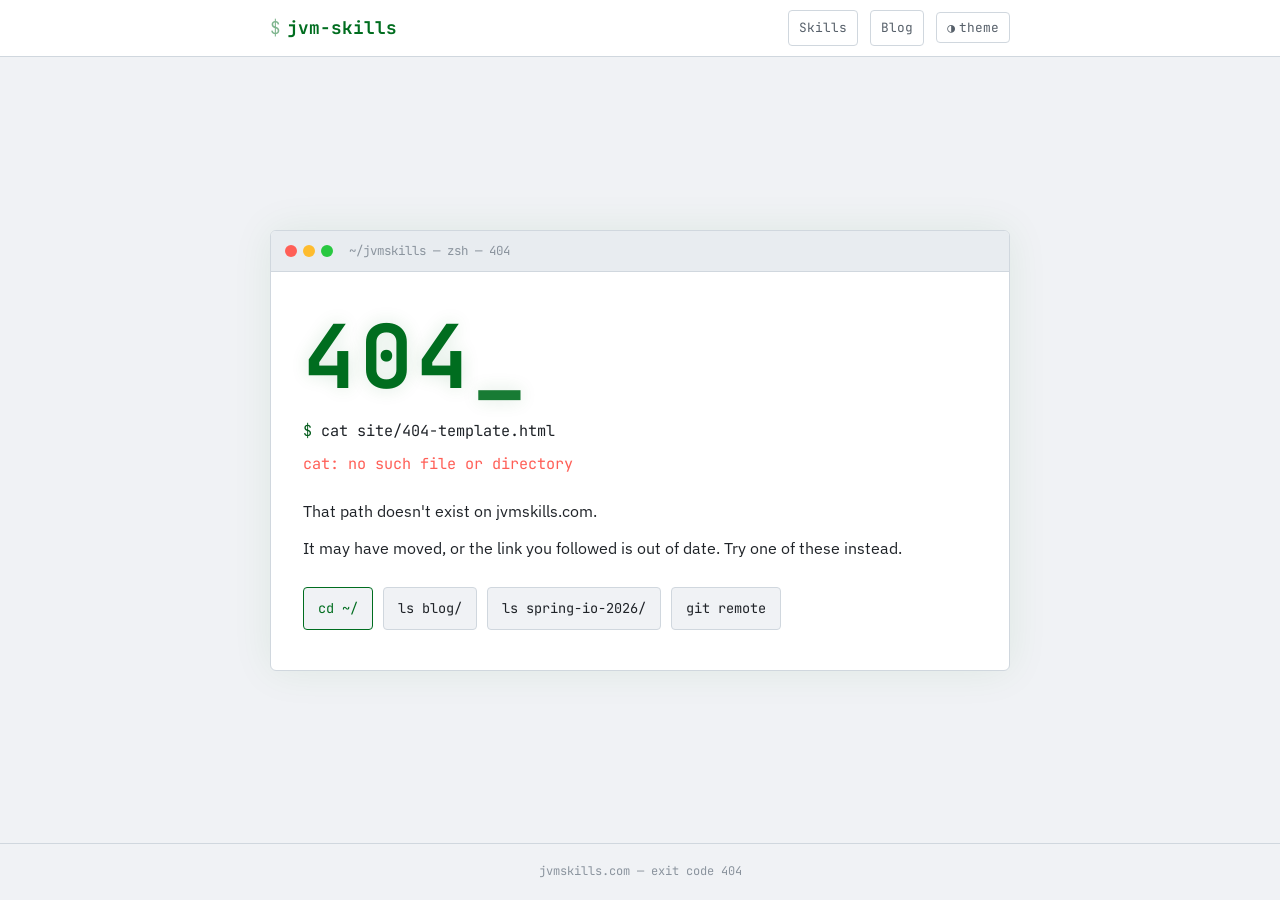
<file: site/404-template.html>
<!DOCTYPE html>
<html lang="en" data-theme="dark">
<head>
  <meta charset="UTF-8">
  <meta name="viewport" content="width=device-width, initial-scale=1.0">
  <title>404 — Not Found — jvm-skills</title>
  <meta name="description" content="The page you're looking for doesn't exist.">
  <meta name="robots" content="noindex">

  <link rel="icon" type="image/svg+xml" href="data:image/svg+xml,%3Csvg xmlns='http://www.w3.org/2000/svg' viewBox='0 0 32 32'%3E%3Crect width='32' height='32' rx='4' fill='%230d1117'/%3E%3Ctext x='4' y='23' font-family='monospace' font-size='20' font-weight='bold' fill='%2300ff41'%3E%3E_%3C/text%3E%3C/svg%3E">

  <script>
    (function() {
      var t = localStorage.getItem('jvmskills-theme');
      if (!t) t = window.matchMedia('(prefers-color-scheme: light)').matches ? 'light' : 'dark';
      document.documentElement.setAttribute('data-theme', t);
    })();
  </script>

  <link rel="preconnect" href="https://fonts.googleapis.com">
  <link rel="preconnect" href="https://fonts.gstatic.com" crossorigin>
  <link href="https://fonts.googleapis.com/css2?family=JetBrains+Mono:wght@400;500;600;700&family=IBM+Plex+Sans:wght@400;500;600&display=swap" rel="stylesheet">

  <style>
    :root {
      --font-mono: 'JetBrains Mono', 'Fira Code', 'Cascadia Code', 'SF Mono', monospace;
      --font-body: 'IBM Plex Sans', 'Segoe UI', system-ui, sans-serif;
      --green: #00ff41;
      --green-dim: #00cc33;
      --green-glow: rgba(0, 255, 65, 0.15);
      --green-glow-strong: rgba(0, 255, 65, 0.3);
      --cyan: #00d4ff;
      --red: #ff5f57;
      --yellow: #febc2e;
      --green-dot: #28c840;
      --transition-fast: 150ms ease;
      --transition-base: 250ms ease;
    }

    [data-theme="dark"] {
      --bg-primary: #0a0e14;
      --bg-secondary: #0d1117;
      --bg-card: #111820;
      --bg-titlebar: #1a2233;
      --border: #1e2d3d;
      --border-hover: #2a3f55;
      --text-primary: #c9d1d9;
      --text-secondary: #8b949e;
      --text-muted: #484f58;
      --scanline-opacity: 0.03;
    }

    [data-theme="light"] {
      --bg-primary: #f0f2f5;
      --bg-secondary: #ffffff;
      --bg-card: #ffffff;
      --bg-titlebar: #e8ecf0;
      --border: #d0d7de;
      --border-hover: #a8b3c0;
      --text-primary: #1f2328;
      --text-secondary: #57606a;
      --text-muted: #8b949e;
      --green: #006d1f;
      --green-dim: #005a19;
      --green-glow: rgba(0, 109, 31, 0.08);
      --green-glow-strong: rgba(0, 109, 31, 0.15);
      --cyan: #0369a1;
      --scanline-opacity: 0;
    }

    *, *::before, *::after { box-sizing: border-box; margin: 0; padding: 0; }
    html { -webkit-text-size-adjust: 100%; }

    body {
      font-family: var(--font-body);
      background: var(--bg-primary);
      color: var(--text-primary);
      line-height: 1.65;
      min-height: 100vh;
      transition: background var(--transition-base), color var(--transition-base);
      display: flex;
      flex-direction: column;
      position: relative;
      overflow-x: hidden;
    }

    body::after {
      content: '';
      position: fixed;
      inset: 0;
      background: repeating-linear-gradient(0deg, transparent, transparent 2px, rgba(0,0,0,var(--scanline-opacity)) 2px, rgba(0,0,0,var(--scanline-opacity)) 4px);
      pointer-events: none;
      z-index: 9999;
    }

    a { color: var(--green); text-decoration: none; transition: color var(--transition-fast); }
    a:hover { color: var(--cyan); }
    a:focus-visible { outline: 2px solid var(--green); outline-offset: 2px; border-radius: 2px; }

    .container { max-width: 780px; margin: 0 auto; padding: 0 20px; width: 100%; }

    header {
      background: var(--bg-secondary);
      border-bottom: 1px solid var(--border);
    }
    .header-inner {
      display: flex;
      align-items: center;
      justify-content: space-between;
      height: 56px;
    }
    .logo {
      font-family: var(--font-mono);
      font-size: 1.1rem;
      font-weight: 700;
      color: var(--green);
      display: flex;
      align-items: center;
      gap: 6px;
    }
    .logo .prompt-char { opacity: 0.5; font-weight: 400; }
    .header-actions { display: flex; align-items: center; gap: 12px; }
    .nav-link {
      font-family: var(--font-mono);
      font-size: 0.8rem;
      color: var(--text-secondary);
      padding: 6px 10px;
      border: 1px solid var(--border);
      border-radius: 4px;
      transition: all var(--transition-fast);
    }
    .nav-link:hover { color: var(--text-primary); border-color: var(--border-hover); background: var(--bg-card); }
    .theme-toggle {
      background: none;
      border: 1px solid var(--border);
      border-radius: 4px;
      padding: 6px 10px;
      cursor: pointer;
      font-family: var(--font-mono);
      font-size: 0.8rem;
      color: var(--text-secondary);
      transition: all var(--transition-fast);
      display: flex;
      align-items: center;
      gap: 4px;
    }
    .theme-toggle:hover { color: var(--text-primary); border-color: var(--border-hover); background: var(--bg-card); }

    main {
      flex: 1;
      display: flex;
      align-items: center;
      justify-content: center;
      padding: 60px 0;
    }

    .error-window {
      background: var(--bg-card);
      border: 1px solid var(--border);
      border-radius: 6px;
      overflow: hidden;
      box-shadow: 0 0 40px var(--green-glow);
    }
    .titlebar {
      display: flex;
      align-items: center;
      gap: 8px;
      padding: 10px 14px;
      background: var(--bg-titlebar);
      border-bottom: 1px solid var(--border);
    }
    .titlebar .dots {
      display: flex;
      gap: 6px;
    }
    .titlebar .dots span {
      width: 12px;
      height: 12px;
      border-radius: 50%;
      display: inline-block;
    }
    .titlebar .dots span:nth-child(1) { background: var(--red); }
    .titlebar .dots span:nth-child(2) { background: var(--yellow); }
    .titlebar .dots span:nth-child(3) { background: var(--green-dot); }
    .titlebar .path {
      font-family: var(--font-mono);
      font-size: 0.78rem;
      color: var(--text-muted);
      margin-left: 8px;
    }

    .window-body { padding: 40px 32px; font-family: var(--font-mono); }

    .error-code {
      font-size: clamp(3.2rem, 10vw, 5.5rem);
      font-weight: 700;
      color: var(--green);
      letter-spacing: 0.04em;
      line-height: 1;
      text-shadow: 0 0 18px var(--green-glow-strong);
      margin-bottom: 18px;
    }
    .error-code .caret { animation: blink 1.1s steps(2) infinite; opacity: 0.9; }
    @keyframes blink { 50% { opacity: 0; } }

    .error-line {
      font-size: 0.95rem;
      color: var(--text-secondary);
      margin-bottom: 8px;
    }
    .error-line .prompt { color: var(--green-dim); }
    .error-line .cmd { color: var(--text-primary); }
    .error-line.err { color: var(--red); }

    .error-body {
      margin: 22px 0 26px;
      font-family: var(--font-body);
      color: var(--text-primary);
    }
    .error-body p + p { margin-top: 10px; }
    .error-body code {
      font-family: var(--font-mono);
      font-size: 0.88em;
      padding: 1px 6px;
      background: var(--bg-primary);
      border: 1px solid var(--border);
      border-radius: 3px;
      color: var(--green);
    }

    .actions {
      display: flex;
      flex-wrap: wrap;
      gap: 10px;
    }
    .action-btn {
      font-family: var(--font-mono);
      font-size: 0.85rem;
      padding: 9px 14px;
      border: 1px solid var(--border);
      border-radius: 4px;
      color: var(--text-primary);
      background: var(--bg-primary);
      transition: all var(--transition-fast);
    }
    .action-btn:hover {
      border-color: var(--green);
      color: var(--green);
      background: var(--bg-card);
      box-shadow: 0 0 12px var(--green-glow);
    }
    .action-btn.primary {
      border-color: var(--green);
      color: var(--green);
    }
    .action-btn.primary:hover { background: var(--green-glow); }

    footer {
      border-top: 1px solid var(--border);
      padding: 18px 0;
      font-family: var(--font-mono);
      font-size: 0.75rem;
      color: var(--text-muted);
      text-align: center;
    }

    @media (max-width: 520px) {
      .window-body { padding: 28px 20px; }
      .titlebar .path { display: none; }
    }
  </style>
</head>
<body>
  <header>
    <div class="container header-inner">
      <a href="/" class="logo" aria-label="jvm-skills home">
        <span class="prompt-char">$</span> jvm-skills
      </a>
      <div class="header-actions">
        <a href="/" class="nav-link">Skills</a>
        <a href="/blog/" class="nav-link">Blog</a>
        <button class="theme-toggle" id="themeToggle" aria-label="Toggle theme" type="button">
          <span class="theme-icon" aria-hidden="true">◐</span>
          <span>theme</span>
        </button>
      </div>
    </div>
  </header>

  <main>
    <div class="container">
      <div class="error-window">
        <div class="titlebar">
          <span class="dots"><span></span><span></span><span></span></span>
          <span class="path">~/jvmskills — zsh — 404</span>
        </div>
        <div class="window-body">
          <div class="error-code">404<span class="caret">_</span></div>

          <div class="error-line"><span class="prompt">$</span> <span class="cmd">cat <span id="reqPath">page</span></span></div>
          <div class="error-line err">cat: no such file or directory</div>

          <div class="error-body">
            <p>That path doesn't exist on jvmskills.com.</p>
            <p>It may have moved, or the link you followed is out of date. Try one of these instead.</p>
          </div>

          <div class="actions">
            <a href="/" class="action-btn primary">cd ~/</a>
            <a href="/blog/" class="action-btn">ls blog/</a>
            <a href="/spring-io-2026/" class="action-btn">ls spring-io-2026/</a>
            <a href="https://github.com/jvm-skills/jvm-skills" class="action-btn">git remote</a>
          </div>
        </div>
      </div>
    </div>
  </main>

  <footer>
    <div class="container">jvmskills.com — exit code 404</div>
  </footer>

  <script>
    (function () {
      'use strict';
      const html = document.documentElement;
      const themeBtn = document.getElementById('themeToggle');
      const themeIcon = themeBtn.querySelector('.theme-icon');

      function setTheme(theme) {
        html.setAttribute('data-theme', theme);
        localStorage.setItem('jvmskills-theme', theme);
        themeIcon.textContent = theme === 'dark' ? '◐' : '◑';
      }

      const stored = localStorage.getItem('jvmskills-theme');
      const initial = stored || (window.matchMedia('(prefers-color-scheme: light)').matches ? 'light' : 'dark');
      themeIcon.textContent = initial === 'dark' ? '◐' : '◑';

      themeBtn.addEventListener('click', function () {
        const current = html.getAttribute('data-theme');
        setTheme(current === 'dark' ? 'light' : 'dark');
      });

      window.matchMedia('(prefers-color-scheme: dark)').addEventListener('change', function (e) {
        if (!localStorage.getItem('jvmskills-theme')) {
          setTheme(e.matches ? 'dark' : 'light');
        }
      });

      const reqPath = document.getElementById('reqPath');
      if (reqPath && window.location && window.location.pathname) {
        const p = window.location.pathname.replace(/^\/+/, '') || 'page';
        reqPath.textContent = p.length > 60 ? p.slice(0, 57) + '...' : p;
      }
    })();
  </script>
</body>
</html>
</file>
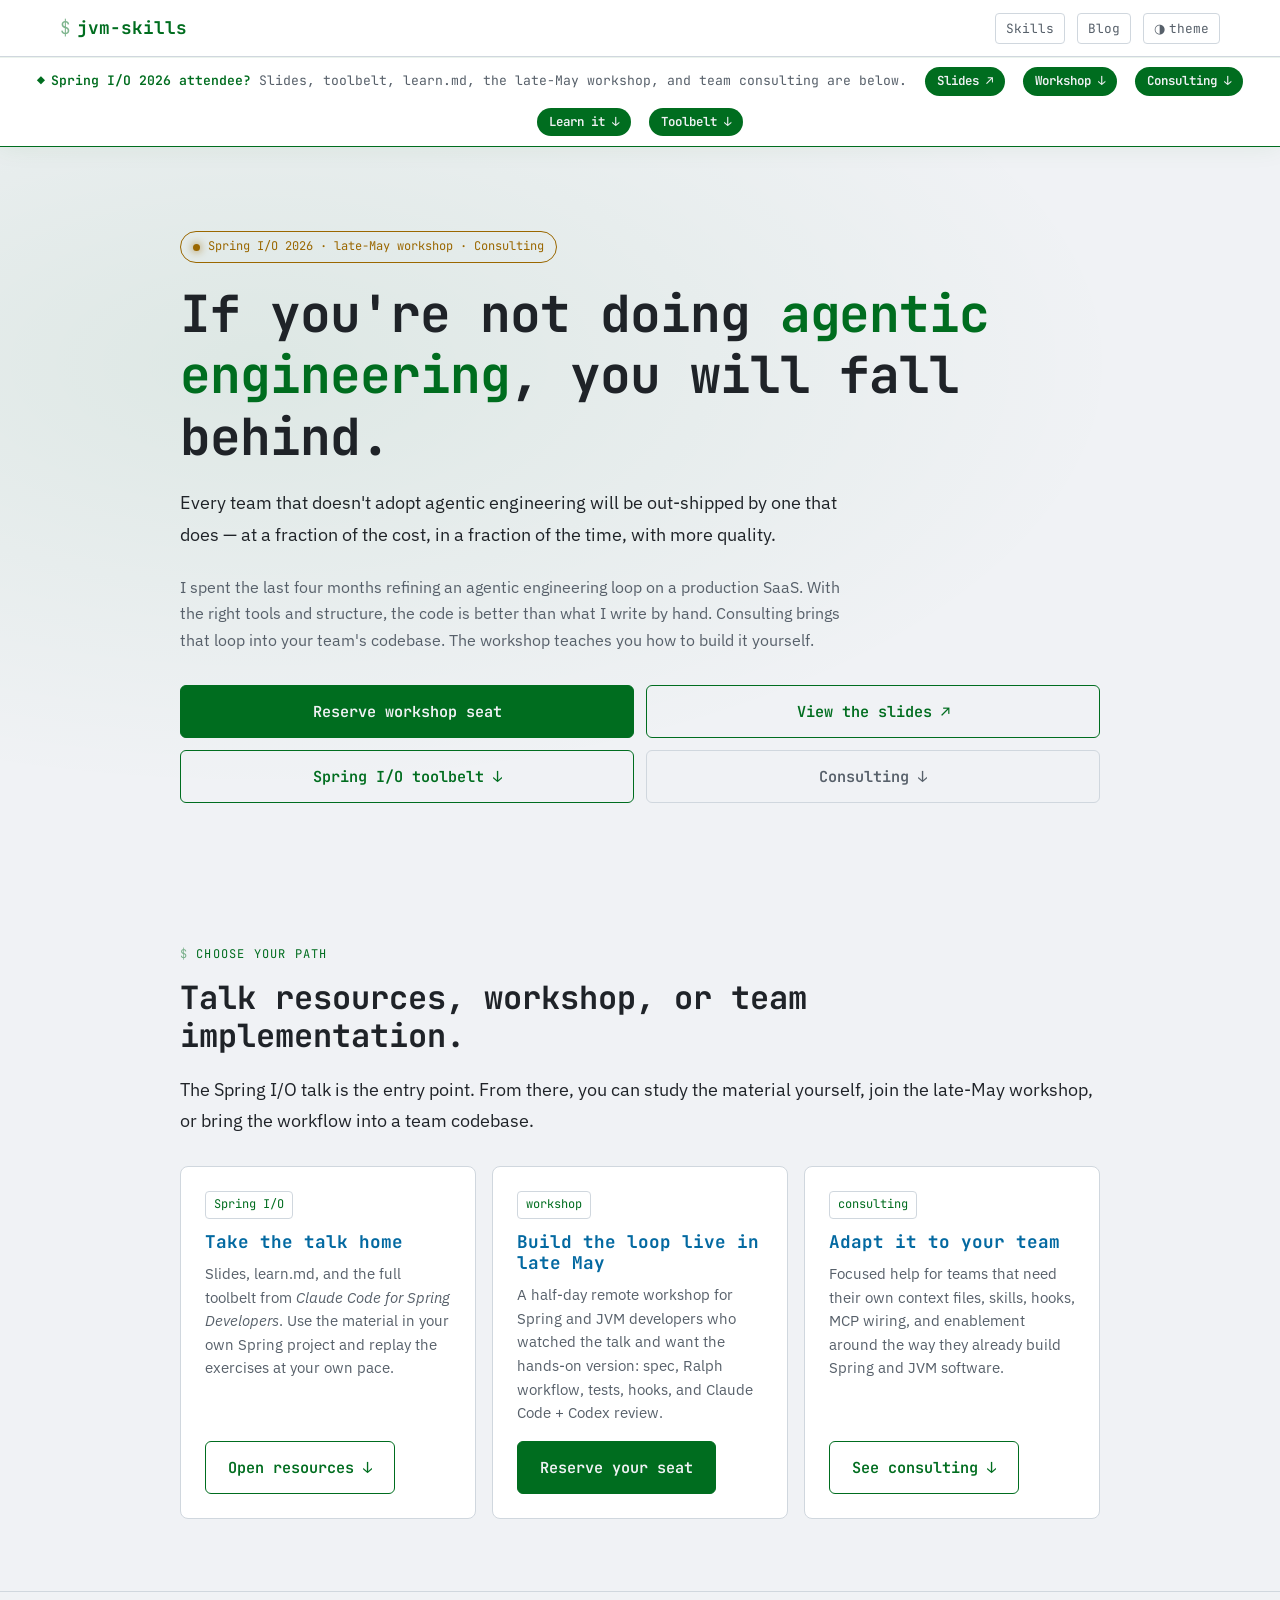
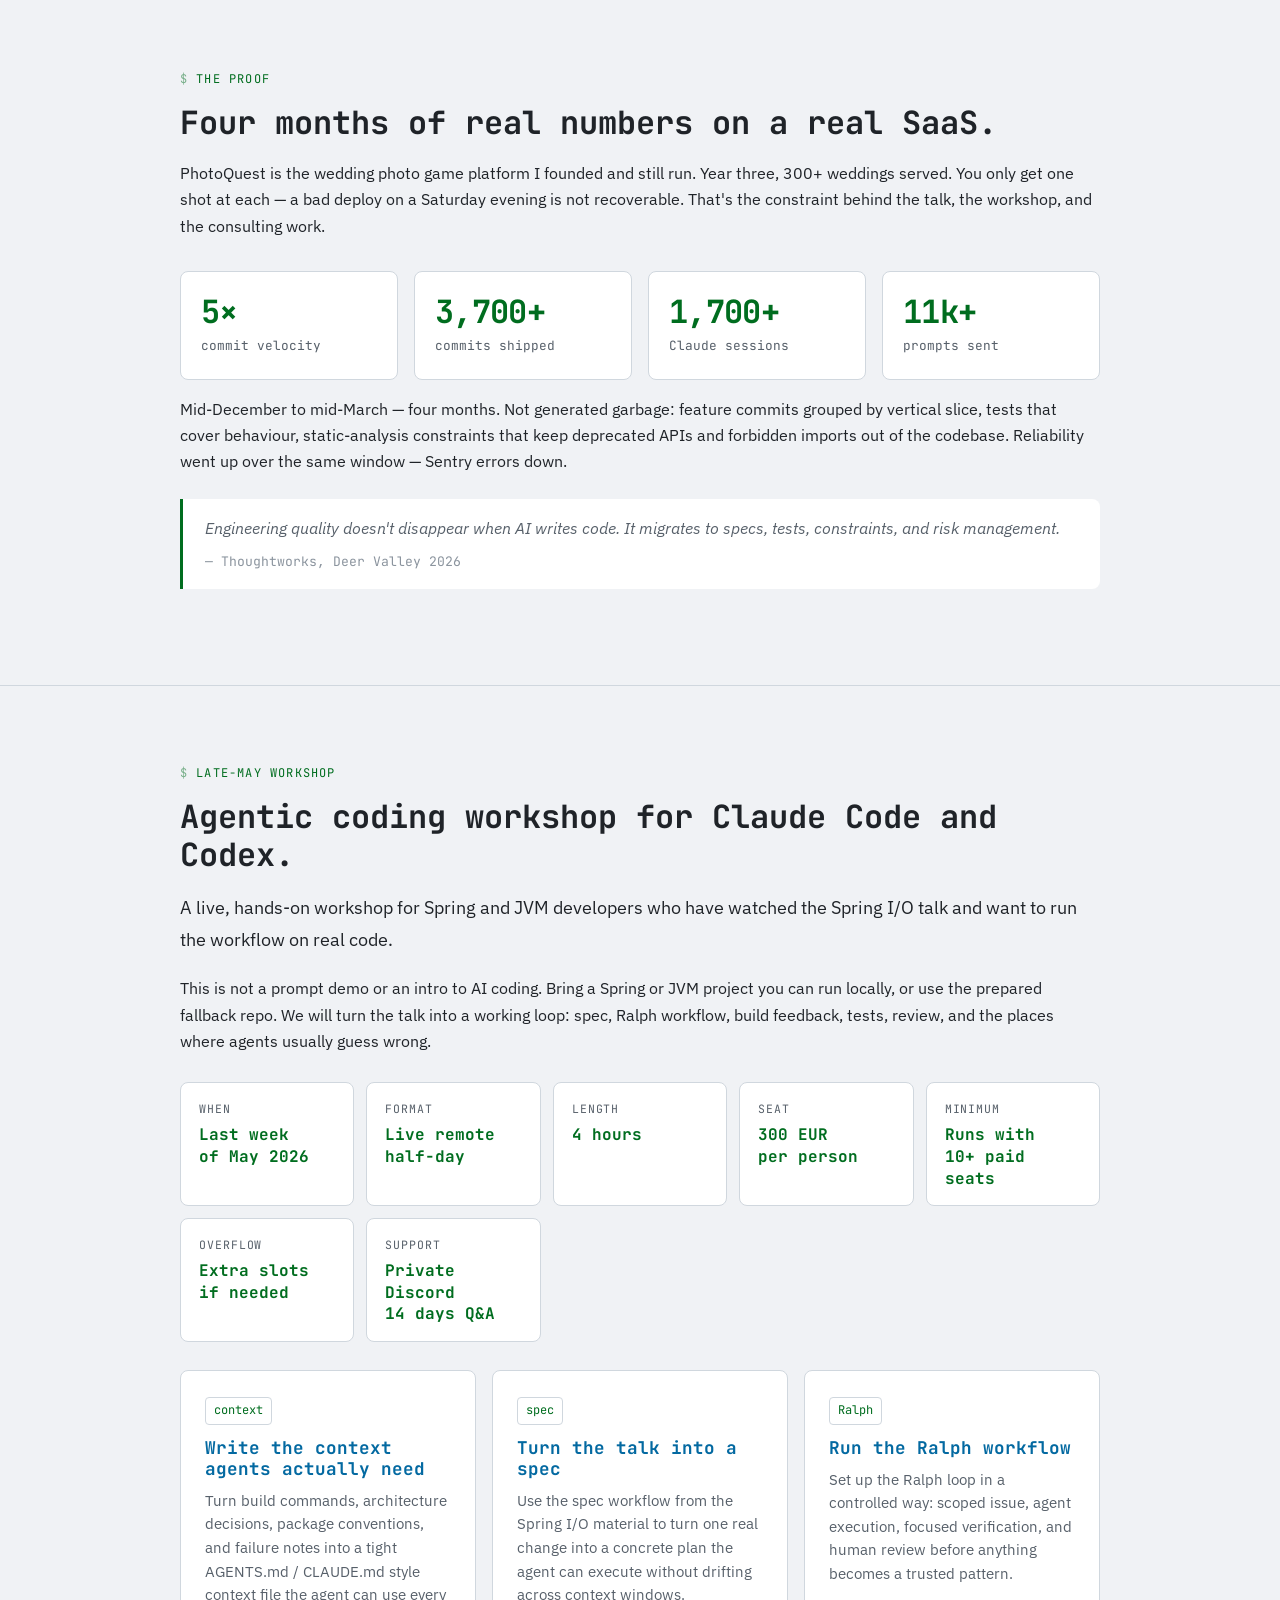
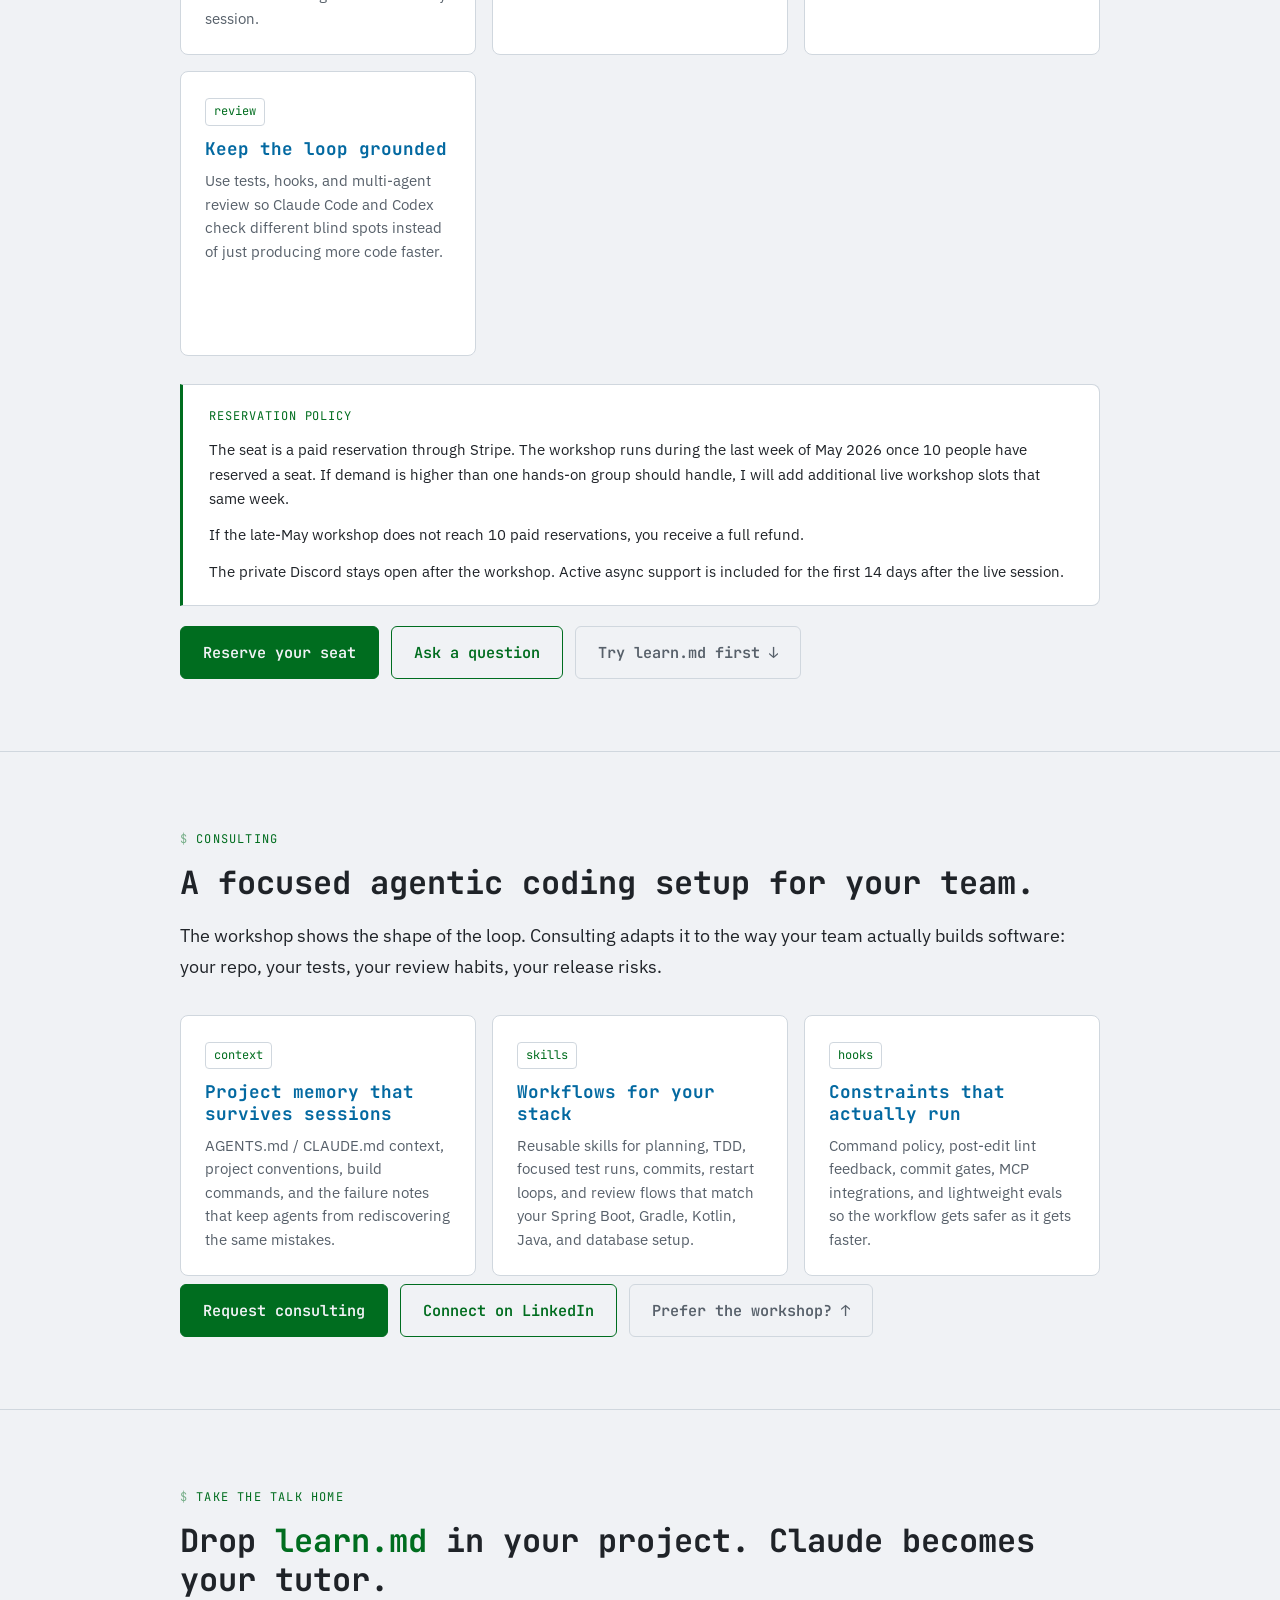
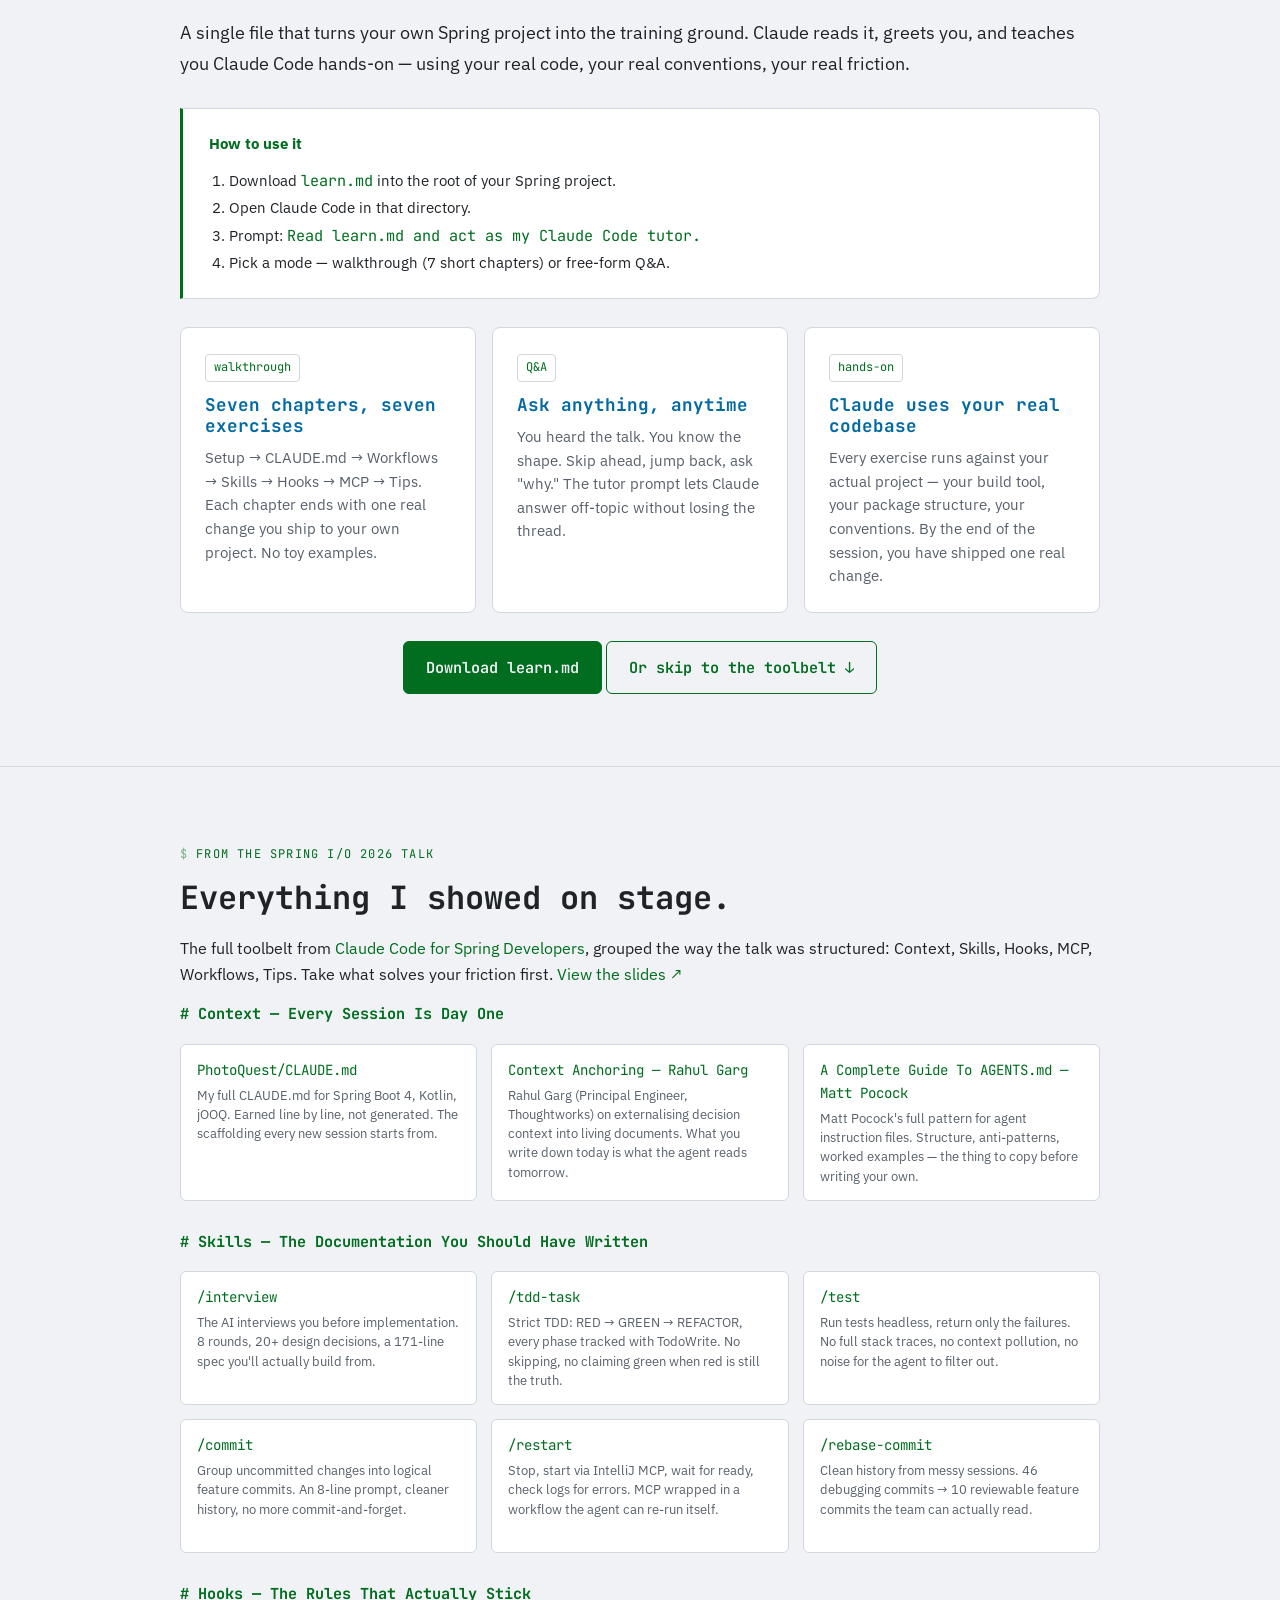
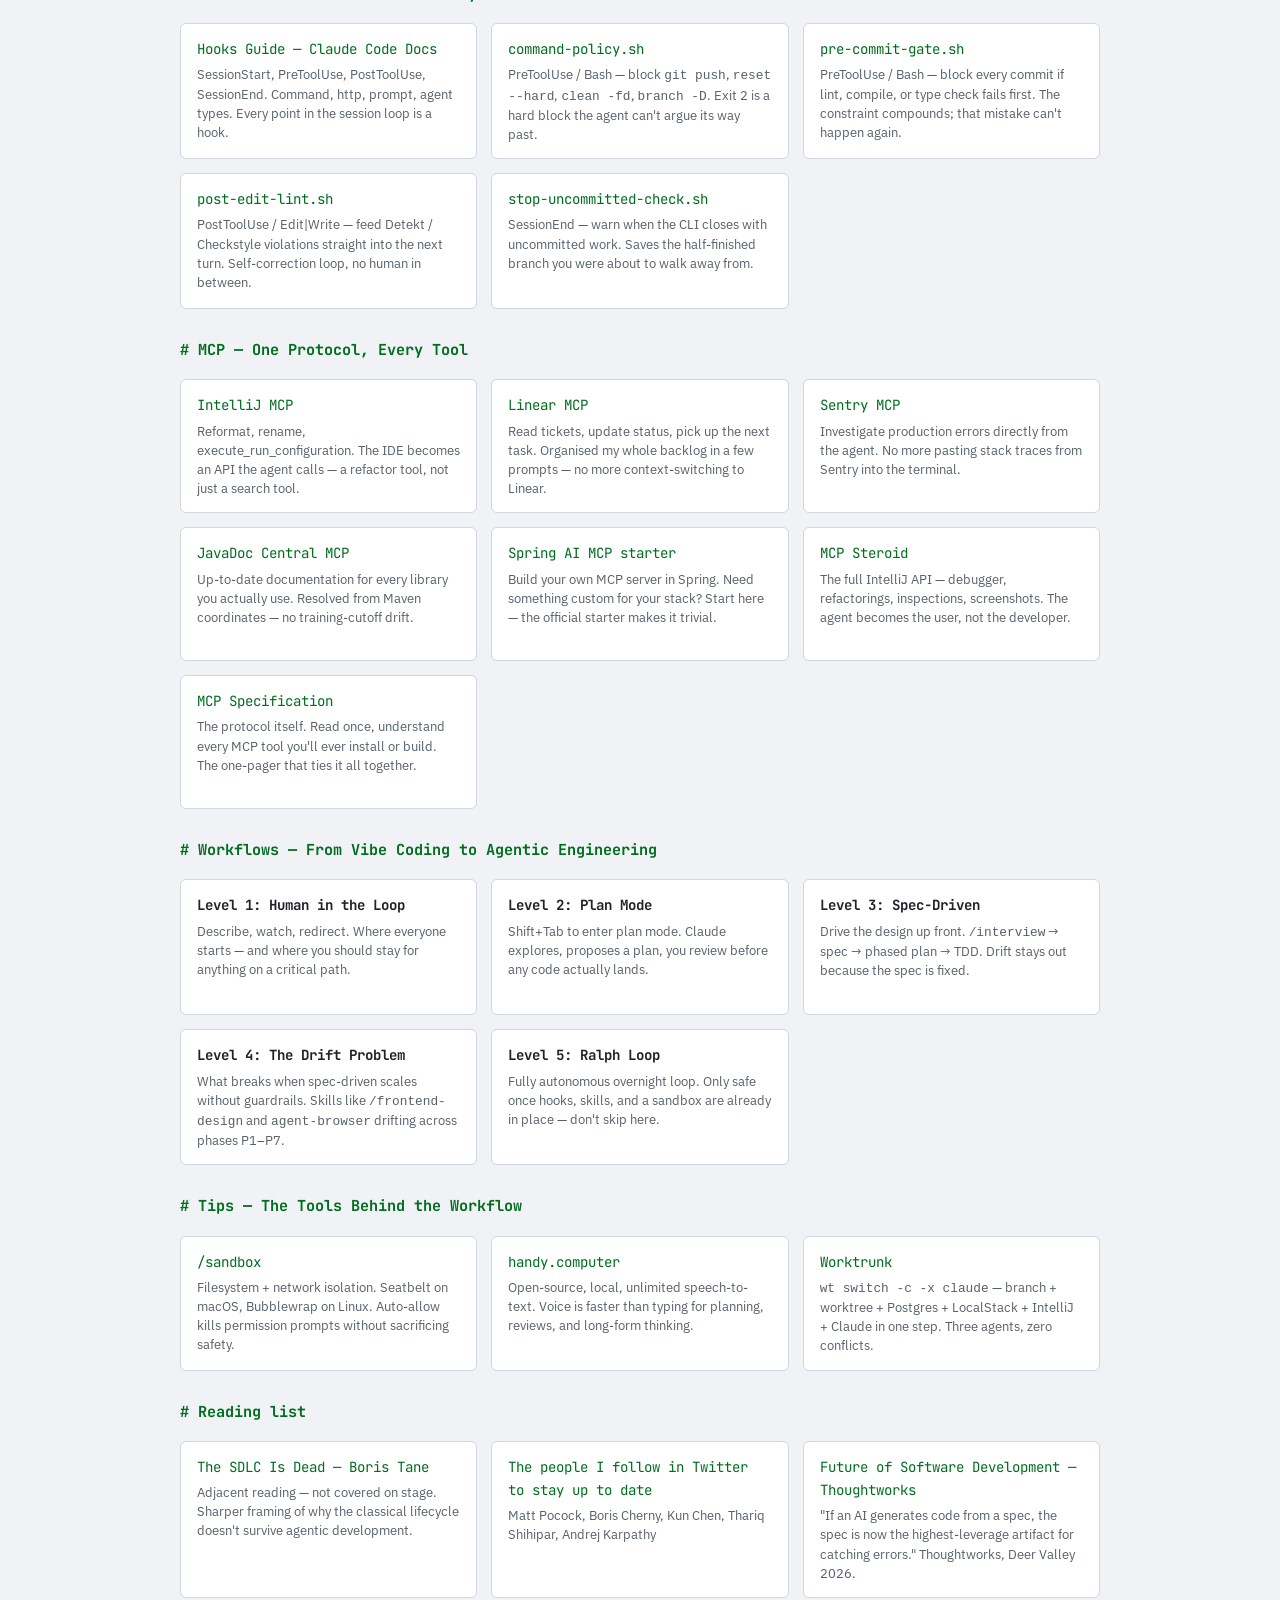
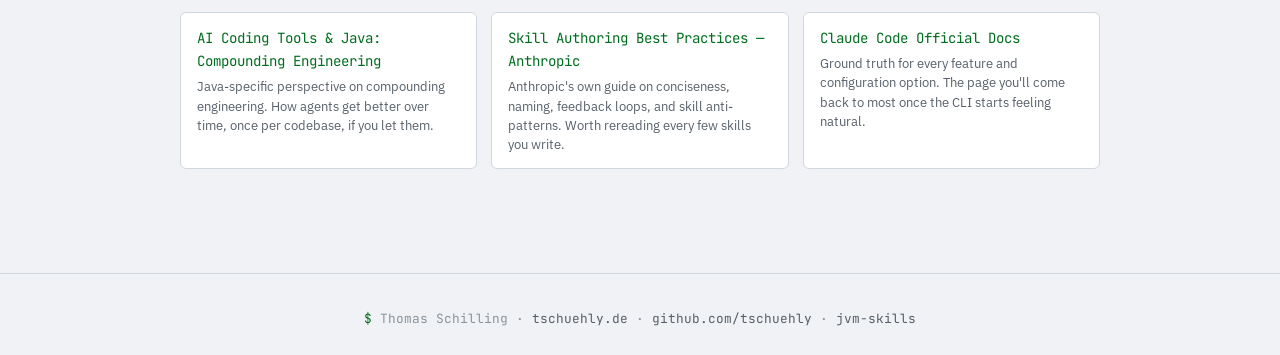
<file: site/spring-io-template.html>
<!DOCTYPE html>
<html lang="en" data-theme="dark">
<head>
  <meta charset="UTF-8">
  <meta name="viewport" content="width=device-width, initial-scale=1.0">
  <title>Spring I/O 2026 Resources + Workshop — Thomas Schilling</title>
  <meta name="description" content="Spring I/O 2026 resources for Claude Code for Spring Developers, a live late-May agentic coding workshop, and focused consulting for Spring and JVM teams.">

  <!-- Open Graph -->
  <meta property="og:type" content="website">
  <meta property="og:url" content="https://jvmskills.com/spring-io-2026/">
  <meta property="og:title" content="Spring I/O 2026 Resources + Workshop — Thomas Schilling">
  <meta property="og:description" content="Slides, toolbelt, learn.md, a live late-May workshop, and focused consulting for Spring and JVM teams adopting agentic coding.">
  <meta property="og:site_name" content="jvm-skills">

  <meta name="twitter:card" content="summary_large_image">
  <meta name="twitter:title" content="Spring I/O 2026 Resources + Workshop — Thomas Schilling">
  <meta name="twitter:description" content="Spring I/O resources, a late-May workshop, and focused consulting for agentic coding with Spring and JVM teams.">

  <link rel="icon" type="image/svg+xml" href="data:image/svg+xml,%3Csvg xmlns='http://www.w3.org/2000/svg' viewBox='0 0 32 32'%3E%3Crect width='32' height='32' rx='4' fill='%230d1117'/%3E%3Ctext x='4' y='23' font-family='monospace' font-size='20' font-weight='bold' fill='%2300ff41'%3E%3E_%3C/text%3E%3C/svg%3E">

  <script>
    (function() {
      var t = localStorage.getItem('jvmskills-theme');
      if (!t) t = window.matchMedia('(prefers-color-scheme: light)').matches ? 'light' : 'dark';
      document.documentElement.setAttribute('data-theme', t);
    })();
  </script>

  <link rel="preconnect" href="https://fonts.googleapis.com">
  <link rel="preconnect" href="https://fonts.gstatic.com" crossorigin>
  <link href="https://fonts.googleapis.com/css2?family=JetBrains+Mono:ital,wght@0,300;0,400;0,500;0,600;0,700;1,400&family=IBM+Plex+Sans:wght@400;500;600;700&display=swap" rel="stylesheet">

  <style>
    :root {
      --font-mono: 'JetBrains Mono', 'Fira Code', 'Cascadia Code', 'SF Mono', monospace;
      --font-body: 'IBM Plex Sans', 'Segoe UI', system-ui, sans-serif;
      --green: #00ff41;
      --green-dim: #00cc33;
      --green-glow: rgba(0, 255, 65, 0.15);
      --green-glow-strong: rgba(0, 255, 65, 0.3);
      --amber: #ffb020;
      --cyan: #00d4ff;
      --red: #ff5f57;
      --yellow: #febc2e;
      --green-dot: #28c840;
      --magenta: #ff79c6;
      --transition-fast: 150ms ease;
      --transition-base: 250ms ease;
    }

    [data-theme="dark"] {
      --bg-primary: #0a0e14;
      --bg-secondary: #0d1117;
      --bg-card: #111820;
      --bg-card-hover: #151d27;
      --bg-titlebar: #1a2233;
      --bg-input: #0d1117;
      --border: #1e2d3d;
      --border-hover: #2a3f55;
      --text-primary: #c9d1d9;
      --text-secondary: #8b949e;
      --text-muted: #484f58;
      --scanline-opacity: 0.03;
    }

    [data-theme="light"] {
      --bg-primary: #f0f2f5;
      --bg-secondary: #ffffff;
      --bg-card: #ffffff;
      --bg-card-hover: #f6f8fa;
      --bg-titlebar: #e8ecf0;
      --bg-input: #ffffff;
      --border: #d0d7de;
      --border-hover: #a8b3c0;
      --text-primary: #1f2328;
      --text-secondary: #57606a;
      --text-muted: #8b949e;
      --green: #006d1f;
      --green-dim: #005a19;
      --green-glow: rgba(0, 109, 31, 0.08);
      --green-glow-strong: rgba(0, 109, 31, 0.15);
      --amber: #9a6700;
      --cyan: #0369a1;
      --magenta: #b8266a;
      --scanline-opacity: 0;
    }

    *, *::before, *::after { box-sizing: border-box; margin: 0; padding: 0; }
    html { scroll-behavior: smooth; -webkit-text-size-adjust: 100%; }

    body {
      font-family: var(--font-body);
      background: var(--bg-primary);
      color: var(--text-primary);
      line-height: 1.65;
      min-height: 100vh;
      transition: background var(--transition-base), color var(--transition-base);
      position: relative;
      overflow-x: hidden;
    }

    body::after {
      content: '';
      position: fixed;
      inset: 0;
      background: repeating-linear-gradient(0deg, transparent, transparent 2px, rgba(0,0,0,var(--scanline-opacity)) 2px, rgba(0,0,0,var(--scanline-opacity)) 4px);
      pointer-events: none;
      z-index: 9999;
    }

    a { color: var(--green); text-decoration: none; transition: color var(--transition-fast); }
    a:hover { color: var(--cyan); }
    a:focus-visible { outline: 2px solid var(--green); outline-offset: 2px; border-radius: 2px; }

    .container { max-width: 1200px; margin: 0 auto; padding: 0 20px; }
    .container-narrow { max-width: 960px; margin: 0 auto; padding: 0 20px; }

    /* ── Header ── */
    header {
      position: sticky;
      top: 0;
      z-index: 100;
      background: var(--bg-secondary);
      border-bottom: 1px solid var(--border);
      backdrop-filter: blur(12px);
    }
    .header-inner {
      display: flex;
      align-items: center;
      justify-content: space-between;
      height: 56px;
    }
    .logo {
      font-family: var(--font-mono);
      font-size: 1.1rem;
      font-weight: 700;
      color: var(--green);
      display: flex;
      align-items: center;
      gap: 6px;
    }
    .logo .prompt-char { opacity: 0.5; font-weight: 400; }
    .header-actions { display: flex; align-items: center; gap: 12px; }
    .nav-link {
      font-family: var(--font-mono);
      font-size: 0.8rem;
      color: var(--text-secondary);
      padding: 6px 10px;
      border: 1px solid var(--border);
      border-radius: 4px;
      transition: color var(--transition-fast), border-color var(--transition-fast), background var(--transition-fast);
      display: flex;
      align-items: center;
      text-decoration: none;
      background: transparent;
      cursor: pointer;
    }
    .nav-link:hover { color: var(--text-primary); border-color: var(--border-hover); background: var(--bg-card); }
    .nav-link.active { color: var(--green); border-color: var(--green); }
    .theme-toggle {
      background: none;
      border: 1px solid var(--border);
      border-radius: 4px;
      padding: 6px 10px;
      cursor: pointer;
      font-family: var(--font-mono);
      font-size: 0.8rem;
      color: var(--text-secondary);
      transition: color var(--transition-fast), border-color var(--transition-fast), background var(--transition-fast);
      display: flex;
      align-items: center;
      gap: 4px;
    }
    .theme-toggle:hover { color: var(--text-primary); border-color: var(--border-hover); background: var(--bg-card); }

    /* ── Spring I/O attendee banner ── */
    .springio-banner {
      background: linear-gradient(90deg, var(--bg-secondary), var(--bg-card));
      border-bottom: 1px solid var(--green);
      box-shadow: 0 1px 0 var(--green-glow) inset, 0 0 24px var(--green-glow);
    }
    .springio-banner .inner {
      display: flex;
      align-items: center;
      justify-content: center;
      flex-wrap: wrap;
      gap: 12px 18px;
      padding: 10px 20px;
      font-family: var(--font-mono);
      font-size: 0.82rem;
      color: var(--text-secondary);
    }
    .springio-banner .flag {
      color: var(--green);
      font-weight: 600;
    }
    .springio-banner .flag::before {
      content: '◆';
      margin-right: 6px;
      color: var(--green);
    }
    .springio-banner a.jump {
      font-family: var(--font-mono);
      color: var(--bg-primary);
      background: var(--green);
      padding: 4px 12px;
      border-radius: 999px;
      font-weight: 600;
      font-size: 0.78rem;
      transition: background var(--transition-fast);
    }
    .springio-banner a.jump:hover { background: var(--green-dim); color: var(--bg-primary); }
    .springio-banner a.jump::after { content: ' ↓'; }
    .springio-banner a.jump.ext::after { content: ' ↗'; }

    /* ── Shared ── */
    .section { padding: 72px 0; border-bottom: 1px solid var(--border); }
    .section:last-of-type { border-bottom: none; }
    .eyebrow {
      font-family: var(--font-mono);
      font-size: 0.75rem;
      color: var(--green);
      text-transform: uppercase;
      letter-spacing: 0.1em;
      margin-bottom: 14px;
      display: inline-flex;
      align-items: center;
      gap: 8px;
    }
    .eyebrow::before { content: '$'; opacity: 0.5; }
    h1, h2, h3 { font-family: var(--font-mono); line-height: 1.2; color: var(--text-primary); }
    h1 { font-size: clamp(2rem, 5vw, 3.2rem); font-weight: 700; letter-spacing: -0.02em; }
    h2 { font-size: clamp(1.5rem, 3vw, 2rem); margin-bottom: 18px; }
    h3 { font-size: 1.1rem; margin-bottom: 10px; color: var(--cyan); }
    p { margin-bottom: 1.1em; }
    p.lead { font-size: 1.15rem; color: var(--text-primary); line-height: 1.7; }
    p.sub { color: var(--text-secondary); font-size: 1rem; }
    strong { color: var(--text-primary); }

    /* ── Hero ── */
    .hero {
      padding: 84px 0 64px;
      position: relative;
    }
    .hero::before {
      content: '';
      position: absolute;
      inset: 0;
      background: radial-gradient(ellipse at 20% 30%, var(--green-glow) 0%, transparent 60%);
      pointer-events: none;
      z-index: -1;
    }
    .hero h1 { margin-bottom: 20px; }
    .hero h1 .hl { color: var(--green); }
    .hero p.lead { max-width: 680px; margin-bottom: 24px; }
    .hero p.sub { max-width: 680px; margin-bottom: 32px; }

    .cta-row { display: flex; flex-wrap: wrap; gap: 12px; margin-top: 8px; }
    .hero .cta-row {
      display: grid;
      grid-template-columns: repeat(2, minmax(0, 1fr));
    }
    .hero .cta-row .btn {
      width: 100%;
      justify-content: center;
      text-align: center;
    }
    .btn {
      font-family: var(--font-mono);
      font-size: 0.95rem;
      font-weight: 600;
      padding: 13px 22px;
      border-radius: 6px;
      border: 1px solid var(--green);
      color: var(--green);
      background: transparent;
      transition: color var(--transition-fast), border-color var(--transition-fast), background var(--transition-fast);
      cursor: pointer;
      display: inline-flex;
      align-items: center;
      gap: 8px;
      text-decoration: none;
    }
    .btn:hover { background: var(--green-glow); color: var(--green); }
    .btn.primary {
      background: var(--green);
      color: var(--bg-primary);
    }
    .btn.primary:hover { background: var(--green-dim); border-color: var(--green-dim); color: var(--bg-primary); }
    .btn.ghost { border-color: var(--border); color: var(--text-secondary); }
    .btn.ghost:hover { border-color: var(--border-hover); color: var(--text-primary); background: var(--bg-card); }

    .hero-tag {
      display: inline-flex;
      align-items: center;
      gap: 8px;
      font-family: var(--font-mono);
      font-size: 0.75rem;
      padding: 5px 12px;
      border-radius: 999px;
      border: 1px solid var(--amber);
      color: var(--amber);
      margin-bottom: 20px;
    }
    .hero-tag .dot {
      width: 7px;
      height: 7px;
      border-radius: 50%;
      background: var(--amber);
      box-shadow: 0 0 8px var(--amber);
      animation: pulse 2s infinite;
    }
    @keyframes pulse {
      0%, 100% { opacity: 1; }
      50% { opacity: 0.35; }
    }

    /* ── Three paths ── */
    .path-grid {
      display: grid;
      grid-template-columns: 1fr;
      grid-auto-rows: 1fr;
      gap: 16px;
      margin-top: 30px;
    }
    .path-card {
      background: var(--bg-card);
      border: 1px solid var(--border);
      border-radius: 8px;
      padding: 24px;
      display: flex;
      flex-direction: column;
      min-height: 260px;
      transition: border-color var(--transition-base), transform var(--transition-base);
    }
    .path-card:hover { border-color: var(--green); transform: translateY(-2px); }
    .path-card .icon {
      font-family: var(--font-mono);
      font-size: 0.75rem;
      color: var(--green);
      background: var(--bg-secondary);
      padding: 3px 8px;
      border-radius: 4px;
      border: 1px solid var(--border);
      display: inline-block;
      width: fit-content;
      margin-bottom: 12px;
    }
    .path-card p {
      font-size: 0.92rem;
      color: var(--text-secondary);
      line-height: 1.6;
    }
    .path-card .btn {
      margin-top: auto;
      width: fit-content;
    }

    /* ── Pitch blocks ── */
    .pitch-block {
      background: var(--bg-card);
      border: 1px solid var(--border);
      border-left: 3px solid var(--green);
      border-radius: 0 8px 8px 0;
      padding: 22px 26px;
      margin: 28px 0 20px;
      font-size: 0.95rem;
    }
    .pitch-block .label {
      font-family: var(--font-mono);
      font-size: 0.75rem;
      color: var(--green);
      text-transform: uppercase;
      letter-spacing: 0.08em;
      display: block;
      margin-bottom: 10px;
    }
    .pitch-block p { margin-bottom: 12px; line-height: 1.6; }
    .pitch-block p:last-child { margin-bottom: 0; }
    .pitch-block ul.clean { margin: 12px 0; }
    .pitch-block ul.clean li {
      padding: 4px 0 4px 22px;
      font-size: 0.92rem;
    }

    /* ── Stats ── */
    .stats-grid {
      display: grid;
      grid-template-columns: repeat(auto-fit, minmax(170px, 1fr));
      grid-auto-rows: 1fr;
      gap: 16px;
      margin: 32px 0 16px;
    }
    .stat-card {
      background: var(--bg-card);
      border: 1px solid var(--border);
      border-radius: 8px;
      padding: 22px 20px;
      transition: border-color var(--transition-base);
    }
    .stat-card:hover { border-color: var(--green); }
    .stat-card .num {
      font-family: var(--font-mono);
      font-size: 2rem;
      font-weight: 700;
      color: var(--green);
      display: block;
      line-height: 1.1;
      letter-spacing: -0.02em;
    }
    .stat-card .label {
      font-family: var(--font-mono);
      font-size: 0.8rem;
      color: var(--text-secondary);
      margin-top: 6px;
      display: block;
    }

    /* ── Offer grid ── */
    .offer-grid {
      display: grid;
      grid-template-columns: repeat(auto-fit, minmax(280px, 1fr));
      grid-auto-rows: 1fr;
      gap: 16px;
      margin-top: 32px;
    }
    .offer-card {
      background: var(--bg-card);
      border: 1px solid var(--border);
      border-radius: 8px;
      padding: 24px;
      min-height: 220px;
      transition: border-color var(--transition-base), transform var(--transition-base);
    }
    .offer-card:hover { border-color: var(--green); transform: translateY(-2px); }
    .offer-card .icon {
      font-family: var(--font-mono);
      font-size: 0.75rem;
      color: var(--green);
      background: var(--bg-secondary);
      padding: 3px 8px;
      border-radius: 4px;
      border: 1px solid var(--border);
      display: inline-block;
      margin-bottom: 12px;
    }
    .offer-card p {
      font-size: 0.92rem;
      color: var(--text-secondary);
      margin-bottom: 0;
      line-height: 1.6;
    }

    /* ── Workshop ── */
    .workshop-facts {
      display: grid;
      grid-template-columns: repeat(auto-fit, minmax(150px, 1fr));
      gap: 12px;
      margin: 28px 0;
    }
    .workshop-fact {
      background: var(--bg-card);
      border: 1px solid var(--border);
      border-radius: 8px;
      padding: 16px 18px;
    }
    .workshop-fact .label {
      display: block;
      font-family: var(--font-mono);
      font-size: 0.72rem;
      color: var(--text-secondary);
      text-transform: uppercase;
      letter-spacing: 0.08em;
      margin-bottom: 6px;
    }
    .workshop-fact .value {
      display: block;
      font-family: var(--font-mono);
      font-size: 1rem;
      font-weight: 700;
      color: var(--green);
      font-variant-numeric: tabular-nums;
      line-height: 1.35;
    }
    /* ── Bullet lists ── */
    ul.clean { list-style: none; padding: 0; }
    ul.clean li {
      padding: 10px 0 10px 24px;
      position: relative;
      font-size: 0.98rem;
      line-height: 1.6;
    }
    ul.clean li::before {
      content: '▸';
      position: absolute;
      left: 0;
      color: var(--green);
      font-weight: 700;
    }

    /* ── Quote ── */
    blockquote {
      border-left: 3px solid var(--green);
      padding: 16px 22px;
      background: var(--bg-card);
      border-radius: 0 8px 8px 0;
      font-style: italic;
      color: var(--text-secondary);
      margin: 24px 0;
    }
    blockquote cite {
      display: block;
      margin-top: 10px;
      font-style: normal;
      font-family: var(--font-mono);
      font-size: 0.82rem;
      color: var(--text-muted);
    }

    /* ── Talk links ── */
    .links-grid {
      display: grid;
      grid-template-columns: repeat(auto-fit, minmax(260px, 1fr));
      grid-auto-rows: 1fr;
      gap: 14px;
      margin-top: 20px;
    }
    .link-card {
      background: var(--bg-card);
      border: 1px solid var(--border);
      border-radius: 6px;
      padding: 14px 16px;
      min-height: 120px;
      transition: border-color var(--transition-base);
    }
    .link-card:hover { border-color: var(--green); }
    .link-card a {
      font-family: var(--font-mono);
      font-size: 0.88rem;
      display: block;
      margin-bottom: 4px;
    }
    .link-card p {
      margin: 0;
      font-size: 0.8rem;
      color: var(--text-secondary);
      line-height: 1.5;
    }
    .link-group { margin-bottom: 32px; }
    .link-group h3 {
      color: var(--green);
      font-size: 0.95rem;
      margin-bottom: 8px;
    }

    /* ── Footer ── */
    footer {
      padding: 32px 0;
      border-top: 1px solid var(--border);
      text-align: center;
    }
    .footer-terminal {
      font-family: var(--font-mono);
      font-size: 0.8rem;
      color: var(--text-muted);
      line-height: 2;
    }
    .footer-terminal .green { color: var(--green); }
    .footer-terminal .amber { color: var(--amber); }
    .footer-terminal a { color: var(--text-secondary); }
    .footer-terminal a:hover { color: var(--green); }

    /* ── Responsive ── */
    @media (max-width: 720px) {
      .section { padding: 56px 0; }
      .hero { padding: 56px 0 40px; }
      .cta-row .btn { flex: 1 1 auto; justify-content: center; }
      .stats-grid { grid-template-columns: repeat(2, 1fr); }
      .stat-card { padding: 18px 16px; }
      .stat-card .num { font-size: 1.6rem; }
    }

    @media (max-width: 520px) {
      .hero .cta-row { grid-template-columns: 1fr; }
    }

    @media (min-width: 980px) {
      .path-grid { grid-template-columns: repeat(3, minmax(0, 1fr)); }
    }

    @media (prefers-reduced-motion: reduce) {
      *, *::before, *::after {
        animation-duration: 0.01ms !important;
        transition-duration: 0.01ms !important;
        scroll-behavior: auto !important;
      }
    }
  </style>
</head>
<body>
  <header role="banner">
    <div class="container header-inner">
      <a href="/" class="logo" aria-label="jvm-skills home">
        <span class="prompt-char">$</span> jvm-skills
      </a>
      <div class="header-actions">
        <a href="/" aria-label="Skills">
          <button class="nav-link" type="button">Skills</button>
        </a>
        <a href="/blog/" aria-label="Blog">
          <button class="nav-link" type="button">Blog</button>
        </a>
        <button class="theme-toggle" id="themeToggle" aria-label="Toggle theme" type="button">
          <span class="theme-icon" aria-hidden="true">◐</span>
          <span>theme</span>
        </button>
      </div>
    </div>
  </header>

  <main>
    <!-- ═════════════════ SPRING I/O ATTENDEE BANNER ═════════════════ -->
    <div class="springio-banner" role="note">
      <div class="inner">
        <span><span class="flag">Spring I/O 2026 attendee?</span> Slides, toolbelt, learn.md, the late-May workshop, and team consulting are below.</span>
        <a class="jump ext" href="slides/">Slides</a>
        <a class="jump" href="#workshop">Workshop</a>
        <a class="jump" href="#consulting">Consulting</a>
        <a class="jump" href="#learn">Learn it</a>
        <a class="jump" href="#talk-toolbelt">Toolbelt</a>
      </div>
    </div>

    <!-- ═════════════════ HERO ═════════════════ -->
    <section class="hero">
      <div class="container-narrow">
        <span class="hero-tag"><span class="dot"></span>Spring I/O 2026 · late-May workshop · Consulting</span>
        <h1>If you're not doing <span class="hl">agentic engineering</span>, you will fall behind.</h1>
        <p class="lead">Every team that doesn't adopt agentic engineering will be out-shipped by one that does — at a fraction of the cost, in a fraction of the time, with more quality.</p>
        <p class="sub">I spent the last four months refining an agentic engineering loop on a production SaaS. With the right tools and structure, the code is better than what I write by hand. Consulting brings that loop into your team's codebase. The workshop teaches you how to build it yourself.</p>
        <div class="cta-row">
          <a class="btn primary" href="https://buy.stripe.com/bJe6oI3eg2EE1t548wc7u04">Reserve workshop seat</a>
          <a class="btn" href="slides/">View the slides ↗</a>
          <a class="btn" href="#talk-toolbelt">Spring I/O toolbelt ↓</a>
          <a class="btn ghost" href="#consulting">Consulting ↓</a>
        </div>
      </div>
    </section>

    <!-- ═════════════════ THREE PATHS ═════════════════ -->
    <section class="section">
      <div class="container-narrow">
        <span class="eyebrow">Choose your path</span>
        <h2>Talk resources, workshop, or team implementation.</h2>
        <p class="lead">The Spring I/O talk is the entry point. From there, you can study the material yourself, join the late-May workshop, or bring the workflow into a team codebase.</p>

        <div class="path-grid">
          <div class="path-card">
            <span class="icon">Spring I/O</span>
            <h3>Take the talk home</h3>
            <p>Slides, learn.md, and the full toolbelt from <em>Claude Code for Spring Developers</em>. Use the material in your own Spring project and replay the exercises at your own pace.</p>
            <a class="btn" href="#learn">Open resources ↓</a>
          </div>
          <div class="path-card">
            <span class="icon">workshop</span>
            <h3>Build the loop live in late May</h3>
            <p>A half-day remote workshop for Spring and JVM developers who watched the talk and want the hands-on version: spec, Ralph workflow, tests, hooks, and Claude Code + Codex review.</p>
            <a class="btn primary" href="https://buy.stripe.com/bJe6oI3eg2EE1t548wc7u04">Reserve your seat</a>
          </div>
          <div class="path-card">
            <span class="icon">consulting</span>
            <h3>Adapt it to your team</h3>
            <p>Focused help for teams that need their own context files, skills, hooks, MCP wiring, and enablement around the way they already build Spring and JVM software.</p>
            <a class="btn" href="#consulting">See consulting ↓</a>
          </div>
        </div>
      </div>
    </section>

    <!-- ═════════════════ PROOF ═════════════════ -->
    <section class="section">
      <div class="container-narrow">
        <span class="eyebrow">The proof</span>
        <h2>Four months of real numbers on a real SaaS.</h2>
        <p>PhotoQuest is the wedding photo game platform I founded and still run. Year three, 300+ weddings served. You only get one shot at each — a bad deploy on a Saturday evening is not recoverable. That's the constraint behind the talk, the workshop, and the consulting work.</p>

        <div class="stats-grid">
          <div class="stat-card"><span class="num">5×</span><span class="label">commit velocity</span></div>
          <div class="stat-card"><span class="num">3,700+</span><span class="label">commits shipped</span></div>
          <div class="stat-card"><span class="num">1,700+</span><span class="label">Claude sessions</span></div>
          <div class="stat-card"><span class="num">11k+</span><span class="label">prompts sent</span></div>
        </div>

        <p>Mid-December to mid-March — four months. Not generated garbage: feature commits grouped by vertical slice, tests that cover behaviour, static-analysis constraints that keep deprecated APIs and forbidden imports out of the codebase. Reliability went up over the same window — Sentry errors down.</p>

        <blockquote>
          Engineering quality doesn't disappear when AI writes code. It migrates to specs, tests, constraints, and risk management.
          <cite>— Thoughtworks, Deer Valley 2026</cite>
        </blockquote>
      </div>
    </section>

    <!-- ═════════════════ WORKSHOP ═════════════════ -->
    <section class="section" id="workshop">
      <div class="container-narrow">
        <span class="eyebrow">Late-May workshop</span>
        <h2>Agentic coding workshop for Claude Code and Codex.</h2>
        <p class="lead">A live, hands-on workshop for Spring and JVM developers who have watched the Spring I/O talk and want to run the workflow on real code.</p>
        <p>This is not a prompt demo or an intro to AI coding. Bring a Spring or JVM project you can run locally, or use the prepared fallback repo. We will turn the talk into a working loop: spec, Ralph workflow, build feedback, tests, review, and the places where agents usually guess wrong.</p>

        <div class="workshop-facts" aria-label="Workshop facts">
          <div class="workshop-fact">
            <span class="label">When</span>
            <span class="value">Last week<br>of May 2026</span>
          </div>
          <div class="workshop-fact">
            <span class="label">Format</span>
            <span class="value">Live remote<br>half-day</span>
          </div>
          <div class="workshop-fact">
            <span class="label">Length</span>
            <span class="value">4 hours</span>
          </div>
          <div class="workshop-fact">
            <span class="label">Seat</span>
            <span class="value">300 EUR<br>per person</span>
          </div>
          <div class="workshop-fact">
            <span class="label">Minimum</span>
            <span class="value">Runs with<br>10+ paid seats</span>
          </div>
          <div class="workshop-fact">
            <span class="label">Overflow</span>
            <span class="value">Extra slots<br>if needed</span>
          </div>
          <div class="workshop-fact">
            <span class="label">Support</span>
            <span class="value">Private Discord<br>14 days Q&amp;A</span>
          </div>
        </div>

        <div class="offer-grid" style="margin-top:28px;">
          <div class="offer-card">
            <span class="icon">context</span>
            <h3>Write the context agents actually need</h3>
            <p>Turn build commands, architecture decisions, package conventions, and failure notes into a tight AGENTS.md / CLAUDE.md style context file the agent can use every session.</p>
          </div>
          <div class="offer-card">
            <span class="icon">spec</span>
            <h3>Turn the talk into a spec</h3>
            <p>Use the spec workflow from the Spring I/O material to turn one real change into a concrete plan the agent can execute without drifting across context windows.</p>
          </div>
          <div class="offer-card">
            <span class="icon">Ralph</span>
            <h3>Run the Ralph workflow</h3>
            <p>Set up the Ralph loop in a controlled way: scoped issue, agent execution, focused verification, and human review before anything becomes a trusted pattern.</p>
          </div>
          <div class="offer-card">
            <span class="icon">review</span>
            <h3>Keep the loop grounded</h3>
            <p>Use tests, hooks, and multi-agent review so Claude Code and Codex check different blind spots instead of just producing more code faster.</p>
          </div>
        </div>

        <div class="pitch-block">
          <span class="label">Reservation policy</span>
          <p>The seat is a paid reservation through Stripe. The workshop runs during the last week of May 2026 once 10 people have reserved a seat. If demand is higher than one hands-on group should handle, I will add additional live workshop slots that same week.</p>
          <p>If the late-May workshop does not reach 10 paid reservations, you receive a full refund.</p>
          <p>The private Discord stays open after the workshop. Active async support is included for the first 14 days after the live session.</p>
        </div>

        <div class="cta-row">
          <a class="btn primary" href="https://buy.stripe.com/bJe6oI3eg2EE1t548wc7u04">Reserve your seat</a>
          <a class="btn" href="mailto:thomas@jvmskills.com?subject=Agentic%20coding%20workshop%20question&body=Hey%20there%2C%0A%0AI%20have%20a%20question%20about%20the%20May%202026%20agentic%20coding%20workshop.">Ask a question</a>
          <a class="btn ghost" href="#learn">Try learn.md first ↓</a>
        </div>
      </div>
    </section>

    <!-- ═════════════════ CONSULTING ═════════════════ -->
    <section class="section" id="consulting">
      <div class="container-narrow">
        <span class="eyebrow">Consulting</span>
        <h2>A focused agentic coding setup for your team.</h2>
        <p class="lead">The workshop shows the shape of the loop. Consulting adapts it to the way your team actually builds software: your repo, your tests, your review habits, your release risks.</p>

        <div class="offer-grid">
          <div class="offer-card">
            <span class="icon">context</span>
            <h3>Project memory that survives sessions</h3>
            <p>AGENTS.md / CLAUDE.md context, project conventions, build commands, and the failure notes that keep agents from rediscovering the same mistakes.</p>
          </div>
          <div class="offer-card">
            <span class="icon">skills</span>
            <h3>Workflows for your stack</h3>
            <p>Reusable skills for planning, TDD, focused test runs, commits, restart loops, and review flows that match your Spring Boot, Gradle, Kotlin, Java, and database setup.</p>
          </div>
          <div class="offer-card">
            <span class="icon">hooks</span>
            <h3>Constraints that actually run</h3>
            <p>Command policy, post-edit lint feedback, commit gates, MCP integrations, and lightweight evals so the workflow gets safer as it gets faster.</p>
          </div>
        </div>

        <div class="cta-row">
          <a class="btn primary" href="mailto:thomas@jvmskills.com?subject=Agentic%20coding%20consulting&body=Hey%20there%2C%0A%0AI'm%20working%20at%20%5Bcompany%5D%20as%20%5Brole%5D.%20I'd%20like%20to%20talk%20about%20agentic%20coding%20consulting%20for%20our%20team.">Request consulting</a>
          <a class="btn" href="https://www.linkedin.com/in/tschuehly/">Connect on LinkedIn</a>
          <a class="btn ghost" href="#workshop">Prefer the workshop? ↑</a>
        </div>
      </div>
    </section>

    <!-- ═════════════════ LEARN ═════════════════ -->
    <section class="section" id="learn">
      <div class="container-narrow">
        <span class="eyebrow">Take the talk home</span>
        <h2>Drop <code style="font-family:var(--font-mono);color:var(--green);">learn.md</code> in your project. Claude becomes your tutor.</h2>
        <p class="lead">A single file that turns your own Spring project into the training ground. Claude reads it, greets you, and teaches you Claude Code hands-on — using your real code, your real conventions, your real friction.</p>

        <div class="pitch-block">
          <p style="margin:0 0 12px 0;"><strong style="color:var(--green);">How to use it</strong></p>
          <ol style="margin:0 0 0 20px; padding:0; line-height:1.8;">
            <li>Download <a href="learn.md" download><code style="font-family:var(--font-mono);color:var(--green);">learn.md</code></a> into the root of your Spring project.</li>
            <li>Open Claude Code in that directory.</li>
            <li>Prompt: <code style="font-family:var(--font-mono);color:var(--green);">Read learn.md and act as my Claude Code tutor.</code></li>
            <li>Pick a mode — walkthrough (7 short chapters) or free-form Q&amp;A.</li>
          </ol>
        </div>

        <div class="offer-grid" style="margin-top:28px;">
          <div class="offer-card">
            <span class="icon">walkthrough</span>
            <h3>Seven chapters, seven exercises</h3>
            <p>Setup → CLAUDE.md → Workflows → Skills → Hooks → MCP → Tips. Each chapter ends with one real change you ship to your own project. No toy examples.</p>
          </div>
          <div class="offer-card">
            <span class="icon">Q&amp;A</span>
            <h3>Ask anything, anytime</h3>
            <p>You heard the talk. You know the shape. Skip ahead, jump back, ask "why." The tutor prompt lets Claude answer off-topic without losing the thread.</p>
          </div>
          <div class="offer-card">
            <span class="icon">hands-on</span>
            <h3>Claude uses your real codebase</h3>
            <p>Every exercise runs against your actual project — your build tool, your package structure, your conventions. By the end of the session, you have shipped one real change.</p>
          </div>
        </div>

        <div style="margin-top:28px; text-align:center;">
          <a class="btn primary" href="learn.md" download>Download learn.md</a>
          <a class="btn" href="#talk-toolbelt">Or skip to the toolbelt ↓</a>
        </div>
      </div>
    </section>

    <!-- ═════════════════ TALK MATERIAL ═════════════════ -->
    <section class="section" id="talk-toolbelt">
      <div class="container-narrow">
        <span class="eyebrow">From the Spring I/O 2026 talk</span>
        <h2>Everything I showed on stage.</h2>
        <p>The full toolbelt from <a href="https://2026.springio.net/sessions/claude-code-for-spring-developers/">Claude Code for Spring Developers</a>, grouped the way the talk was structured: Context, Skills, Hooks, MCP, Workflows, Tips. Take what solves your friction first. <a href="slides/">View the slides ↗</a></p>

        <div class="link-group">
          <h3># Context &mdash; Every Session Is Day One</h3>
          <div class="links-grid">
            <div class="link-card">
              <a href="https://github.com/jvm-skills/jvm-skills/blob/main/examples/photoquest-CLAUDE.md">PhotoQuest/CLAUDE.md</a>
              <p>My full CLAUDE.md for Spring Boot 4, Kotlin, jOOQ. Earned line by line, not generated. The scaffolding every new session starts from.</p>
            </div>
            <div class="link-card">
              <a href="https://martinfowler.com/articles/reduce-friction-ai/context-anchoring.html">Context Anchoring &mdash; Rahul Garg</a>
              <p>Rahul Garg (Principal Engineer, Thoughtworks) on externalising decision context into living documents. What you write down today is what the agent reads tomorrow.</p>
            </div>
            <div class="link-card">
              <a href="https://www.aihero.dev/a-complete-guide-to-agents-md">A Complete Guide To AGENTS.md &mdash; Matt Pocock</a>
              <p>Matt Pocock's full pattern for agent instruction files. Structure, anti-patterns, worked examples — the thing to copy before writing your own.</p>
            </div>
          </div>
        </div>

        <div class="link-group">
          <h3># Skills &mdash; The Documentation You Should Have Written</h3>
          <div class="links-grid">
            <div class="link-card">
              <a href="https://github.com/jvm-skills/jvm-skills/blob/main/.claude/skills/interview/SKILL.md">/interview</a>
              <p>The AI interviews you before implementation. 8 rounds, 20+ design decisions, a 171-line spec you'll actually build from.</p>
            </div>
            <div class="link-card">
              <a href="https://github.com/jvm-skills/jvm-skills/blob/main/.claude/skills/tdd-task/SKILL.md">/tdd-task</a>
              <p>Strict TDD: RED → GREEN → REFACTOR, every phase tracked with TodoWrite. No skipping, no claiming green when red is still the truth.</p>
            </div>
            <div class="link-card">
              <a href="https://github.com/jvm-skills/jvm-skills/blob/main/.claude/skills/test-gradle/SKILL.md">/test</a>
              <p>Run tests headless, return only the failures. No full stack traces, no context pollution, no noise for the agent to filter out.</p>
            </div>
            <div class="link-card">
              <a href="https://github.com/jvm-skills/jvm-skills/blob/main/.claude/skills/commit/SKILL.md">/commit</a>
              <p>Group uncommitted changes into logical feature commits. An 8-line prompt, cleaner history, no more commit-and-forget.</p>
            </div>
            <div class="link-card">
              <a href="https://github.com/jvm-skills/jvm-skills/blob/main/.claude/skills/restart-spring-boot/SKILL.md">/restart</a>
              <p>Stop, start via IntelliJ MCP, wait for ready, check logs for errors. MCP wrapped in a workflow the agent can re-run itself.</p>
            </div>
            <div class="link-card">
              <a href="https://github.com/jvm-skills/jvm-skills/blob/main/.claude/skills/rebase-commit/SKILL.md">/rebase-commit</a>
              <p>Clean history from messy sessions. 46 debugging commits → 10 reviewable feature commits the team can actually read.</p>
            </div>
          </div>
        </div>

        <div class="link-group">
          <h3># Hooks &mdash; The Rules That Actually Stick</h3>
          <div class="links-grid">
            <div class="link-card">
              <a href="https://code.claude.com/docs/en/hooks-guide">Hooks Guide &mdash; Claude Code Docs</a>
              <p>SessionStart, PreToolUse, PostToolUse, SessionEnd. Command, http, prompt, agent types. Every point in the session loop is a hook.</p>
            </div>
            <div class="link-card">
              <a href="https://github.com/jvm-skills/jvm-skills/blob/main/examples/hooks/command-policy.sh">command-policy.sh</a>
              <p>PreToolUse / Bash — block <code>git push</code>, <code>reset --hard</code>, <code>clean -fd</code>, <code>branch -D</code>. Exit 2 is a hard block the agent can't argue its way past.</p>
            </div>
            <div class="link-card">
              <a href="https://github.com/jvm-skills/jvm-skills/blob/main/examples/hooks/pre-commit-gate.sh">pre-commit-gate.sh</a>
              <p>PreToolUse / Bash — block every commit if lint, compile, or type check fails first. The constraint compounds; that mistake can't happen again.</p>
            </div>
            <div class="link-card">
              <a href="https://github.com/jvm-skills/jvm-skills/blob/main/examples/hooks/post-edit-lint.sh">post-edit-lint.sh</a>
              <p>PostToolUse / Edit|Write — feed Detekt / Checkstyle violations straight into the next turn. Self-correction loop, no human in between.</p>
            </div>
            <div class="link-card">
              <a href="https://github.com/jvm-skills/jvm-skills/blob/main/examples/hooks/stop-uncommitted-check.sh">stop-uncommitted-check.sh</a>
              <p>SessionEnd — warn when the CLI closes with uncommitted work. Saves the half-finished branch you were about to walk away from.</p>
            </div>
          </div>
        </div>

        <div class="link-group">
          <h3># MCP &mdash; One Protocol, Every Tool</h3>
          <div class="links-grid">
            <div class="link-card">
              <a href="https://github.com/JetBrains/mcpjetbrains">IntelliJ MCP</a>
              <p>Reformat, rename, execute_run_configuration. The IDE becomes an API the agent calls — a refactor tool, not just a search tool.</p>
            </div>
            <div class="link-card">
              <a href="https://linear.app">Linear MCP</a>
              <p>Read tickets, update status, pick up the next task. Organised my whole backlog in a few prompts — no more context-switching to Linear.</p>
            </div>
            <div class="link-card">
              <a href="https://sentry.io">Sentry MCP</a>
              <p>Investigate production errors directly from the agent. No more pasting stack traces from Sentry into the terminal.</p>
            </div>
            <div class="link-card">
              <a href="https://javadoc.io">JavaDoc Central MCP</a>
              <p>Up-to-date documentation for every library you actually use. Resolved from Maven coordinates — no training-cutoff drift.</p>
            </div>
            <div class="link-card">
              <a href="https://spring.io/projects/spring-ai">Spring AI MCP starter</a>
              <p>Build your own MCP server in Spring. Need something custom for your stack? Start here — the official starter makes it trivial.</p>
            </div>
            <div class="link-card">
              <a href="https://github.com/JetBrains/mcp-steroid">MCP Steroid</a>
              <p>The full IntelliJ API — debugger, refactorings, inspections, screenshots. The agent becomes the user, not the developer.</p>
            </div>
            <div class="link-card">
              <a href="https://modelcontextprotocol.io">MCP Specification</a>
              <p>The protocol itself. Read once, understand every MCP tool you'll ever install or build. The one-pager that ties it all together.</p>
            </div>
          </div>
        </div>

        <div class="link-group">
          <h3># Workflows &mdash; From Vibe Coding to Agentic Engineering</h3>
          <div class="links-grid">
            <div class="link-card">
              <strong style="font-family:var(--font-mono);font-size:0.88rem;color:var(--text-primary);display:block;margin-bottom:4px;">Level 1: Human in the Loop</strong>
              <p>Describe, watch, redirect. Where everyone starts — and where you should stay for anything on a critical path.</p>
            </div>
            <div class="link-card">
              <strong style="font-family:var(--font-mono);font-size:0.88rem;color:var(--text-primary);display:block;margin-bottom:4px;">Level 2: Plan Mode</strong>
              <p>Shift+Tab to enter plan mode. Claude explores, proposes a plan, you review before any code actually lands.</p>
            </div>
            <div class="link-card">
              <strong style="font-family:var(--font-mono);font-size:0.88rem;color:var(--text-primary);display:block;margin-bottom:4px;">Level 3: Spec-Driven</strong>
              <p>Drive the design up front. <code>/interview</code> → spec → phased plan → TDD. Drift stays out because the spec is fixed.</p>
            </div>
            <div class="link-card">
              <strong style="font-family:var(--font-mono);font-size:0.88rem;color:var(--text-primary);display:block;margin-bottom:4px;">Level 4: The Drift Problem</strong>
              <p>What breaks when spec-driven scales without guardrails. Skills like <code>/frontend-design</code> and <code>agent-browser</code> drifting across phases P1–P7.</p>
            </div>
            <div class="link-card">
              <strong style="font-family:var(--font-mono);font-size:0.88rem;color:var(--text-primary);display:block;margin-bottom:4px;">Level 5: Ralph Loop</strong>
              <p>Fully autonomous overnight loop. Only safe once hooks, skills, and a sandbox are already in place — don't skip here.</p>
            </div>
          </div>
        </div>

        <div class="link-group">
          <h3># Tips &mdash; The Tools Behind the Workflow</h3>
          <div class="links-grid">
            <div class="link-card">
              <a href="https://code.claude.com/docs/en/sandboxing#sandboxing">/sandbox</a>
              <p>Filesystem + network isolation. Seatbelt on macOS, Bubblewrap on Linux. Auto-allow kills permission prompts without sacrificing safety.</p>
            </div>
            <div class="link-card">
              <a href="https://handy.computer">handy.computer</a>
              <p>Open-source, local, unlimited speech-to-text. Voice is faster than typing for planning, reviews, and long-form thinking.</p>
            </div>
            <div class="link-card">
              <a href="https://worktrunk.dev/">Worktrunk</a>
              <p><code>wt switch -c -x claude</code> — branch + worktree + Postgres + LocalStack + IntelliJ + Claude in one step. Three agents, zero conflicts.</p>
            </div>
          </div>
        </div>

        <div class="link-group">
          <h3># Reading list</h3>
          <div class="links-grid">
            <div class="link-card">
              <a href="https://boristane.com/blog/the-software-development-lifecycle-is-dead/">The SDLC Is Dead &mdash; Boris Tane</a>
              <p>Adjacent reading — not covered on stage. Sharper framing of why the classical lifecycle doesn't survive agentic development.</p>
            </div>
            <div class="link-card">
              <a href="https://x.com/i/lists/2036801291125424449">The people I follow in Twitter to stay up to date</a>
              <p>Matt Pocock, Boris Cherny, Kun Chen, Thariq Shihipar, Andrej Karpathy</p>
            </div>
            <div class="link-card">
              <a href="https://www.thoughtworks.com/about-us/events/the-future-of-software-development">Future of Software Development &mdash; Thoughtworks</a>
              <p>"If an AI generates code from a spec, the spec is now the highest-leverage artifact for catching errors." Thoughtworks, Deer Valley 2026.</p>
            </div>
            <div class="link-card">
              <a href="https://www.the-main-thread.com/p/ai-coding-tools-java-compounding-engineering">AI Coding Tools &amp; Java: Compounding Engineering</a>
              <p>Java-specific perspective on compounding engineering. How agents get better over time, once per codebase, if you let them.</p>
            </div>
            <div class="link-card">
              <a href="https://platform.claude.com/docs/en/agents-and-tools/agent-skills/best-practices">Skill Authoring Best Practices &mdash; Anthropic</a>
              <p>Anthropic's own guide on conciseness, naming, feedback loops, and skill anti-patterns. Worth rereading every few skills you write.</p>
            </div>
            <div class="link-card">
              <a href="https://code.claude.com/docs">Claude Code Official Docs</a>
              <p>Ground truth for every feature and configuration option. The page you'll come back to most once the CLI starts feeling natural.</p>
            </div>
          </div>
        </div>
      </div>
    </section>

  </main>

  <footer role="contentinfo">
    <div class="container">
      <div class="footer-terminal">
        <span class="green">$</span> Thomas Schilling &middot;
        <a href="https://tschuehly.de">tschuehly.de</a> &middot;
        <a href="https://github.com/tschuehly">github.com/tschuehly</a> &middot;
        <a href="/">jvm-skills</a>
      </div>
    </div>
  </footer>

  <script>
    (function () {
      'use strict';
      const html = document.documentElement;
      const themeBtn = document.getElementById('themeToggle');
      const themeIcon = themeBtn.querySelector('.theme-icon');

      function getPreferredTheme() {
        const stored = localStorage.getItem('jvmskills-theme');
        if (stored) return stored;
        return window.matchMedia('(prefers-color-scheme: light)').matches ? 'light' : 'dark';
      }

      function setTheme(theme) {
        html.setAttribute('data-theme', theme);
        localStorage.setItem('jvmskills-theme', theme);
        themeIcon.textContent = theme === 'dark' ? '◐' : '◑';
      }

      setTheme(getPreferredTheme());

      themeBtn.addEventListener('click', function () {
        const current = html.getAttribute('data-theme');
        setTheme(current === 'dark' ? 'light' : 'dark');
      });

      window.matchMedia('(prefers-color-scheme: dark)').addEventListener('change', function (e) {
        if (!localStorage.getItem('jvmskills-theme')) {
          setTheme(e.matches ? 'dark' : 'light');
        }
      });
    })();
  </script>
</body>
</html>
</file>
